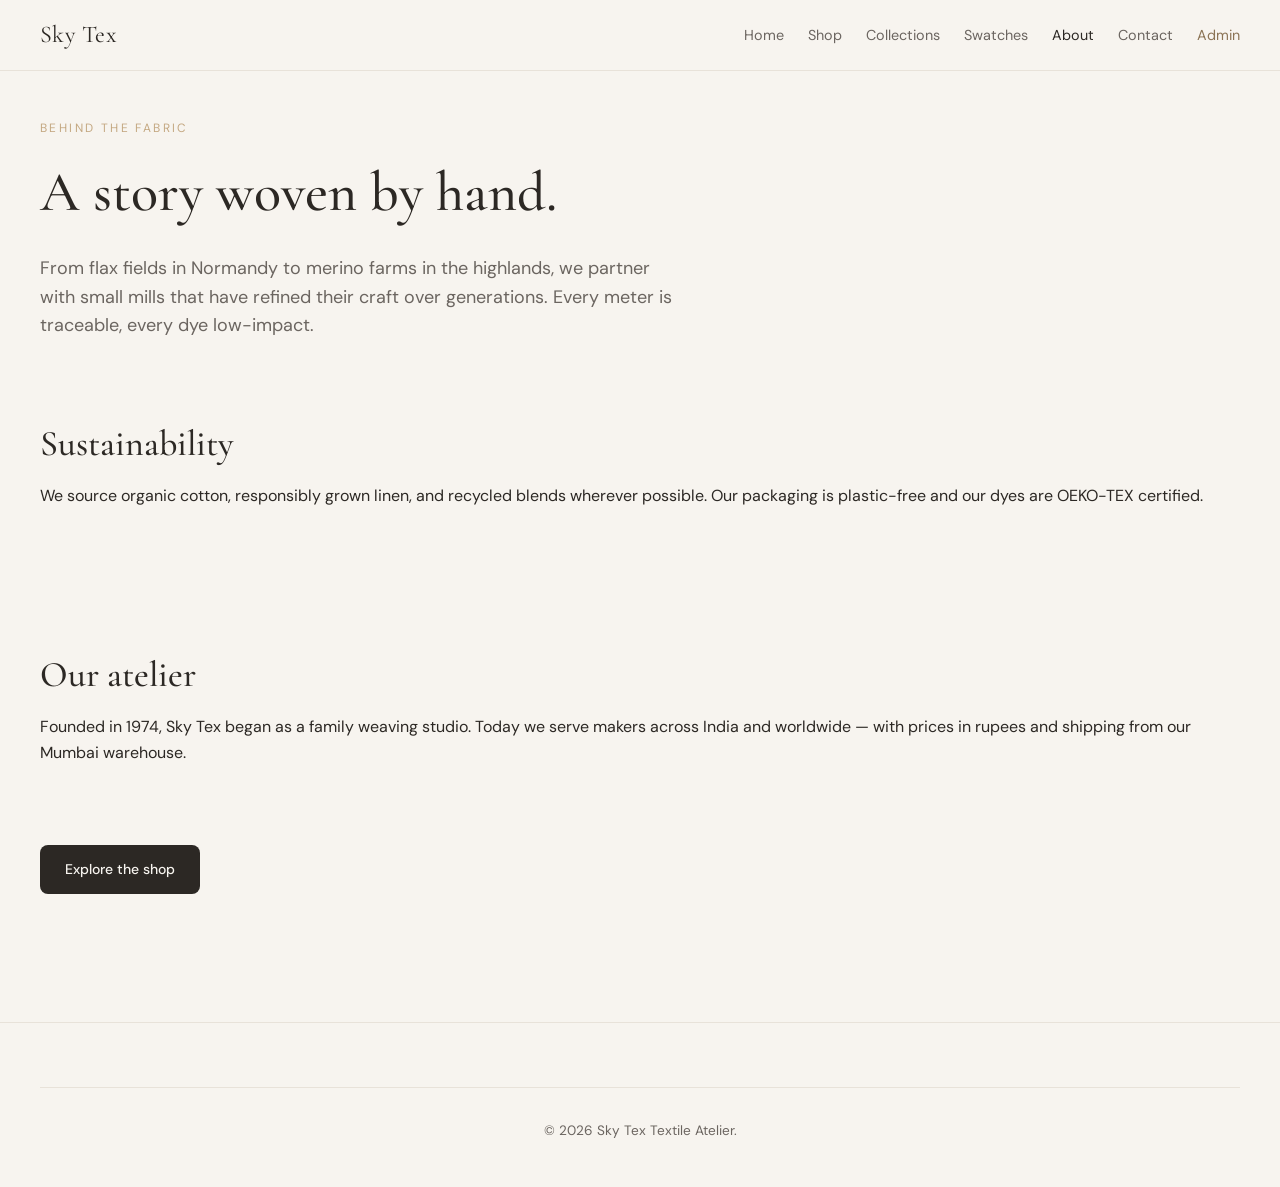
<file: frontend/about.html>
<!DOCTYPE html>
<html lang="en">
<head>
  <meta charset="UTF-8" />
  <meta name="viewport" content="width=device-width, initial-scale=1.0" />
  <title>About — Sky Tex</title>
  <link href="https://fonts.googleapis.com/css2?family=Cormorant+Garamond:wght@400;500&family=DM+Sans:wght@400;500&display=swap" rel="stylesheet" />
  <link rel="stylesheet" href="css/styles.css" />
</head>
<body>
  <header class="site-header">
    <div class="container site-header__inner">
      <a href="index.html" class="logo">Sky Tex</a>
      <nav class="nav">
        <a href="index.html">Home</a>
        <a href="shop.html">Shop</a>
        <a href="collections.html">Collections</a>
        <a href="swatches.html">Swatches</a>
        <a href="about.html" class="is-active">About</a>
        <a href="contact.html">Contact</a>
        <a href="admin.html" class="nav-admin">Admin</a>
      </nav>
    </div>
  </header>

  <main class="container content-page">
    <p class="hero__eyebrow">Behind the fabric</p>
    <h1>A story woven by hand.</h1>
    <p class="lead">From flax fields in Normandy to merino farms in the highlands, we partner with small mills that have refined their craft over generations. Every meter is traceable, every dye low-impact.</p>

    <section class="section">
      <h2>Sustainability</h2>
      <p>We source organic cotton, responsibly grown linen, and recycled blends wherever possible. Our packaging is plastic-free and our dyes are OEKO-TEX certified.</p>
    </section>

    <section class="section">
      <h2>Our atelier</h2>
      <p>Founded in 1974, Sky Tex began as a family weaving studio. Today we serve makers across India and worldwide — with prices in rupees and shipping from our Mumbai warehouse.</p>
    </section>

    <a href="shop.html" class="btn btn--primary">Explore the shop</a>
  </main>

  <footer class="site-footer">
    <div class="container"><p class="footer-bottom">© 2026 Sky Tex Textile Atelier.</p></div>
  </footer>
</body>
</html>
</file>
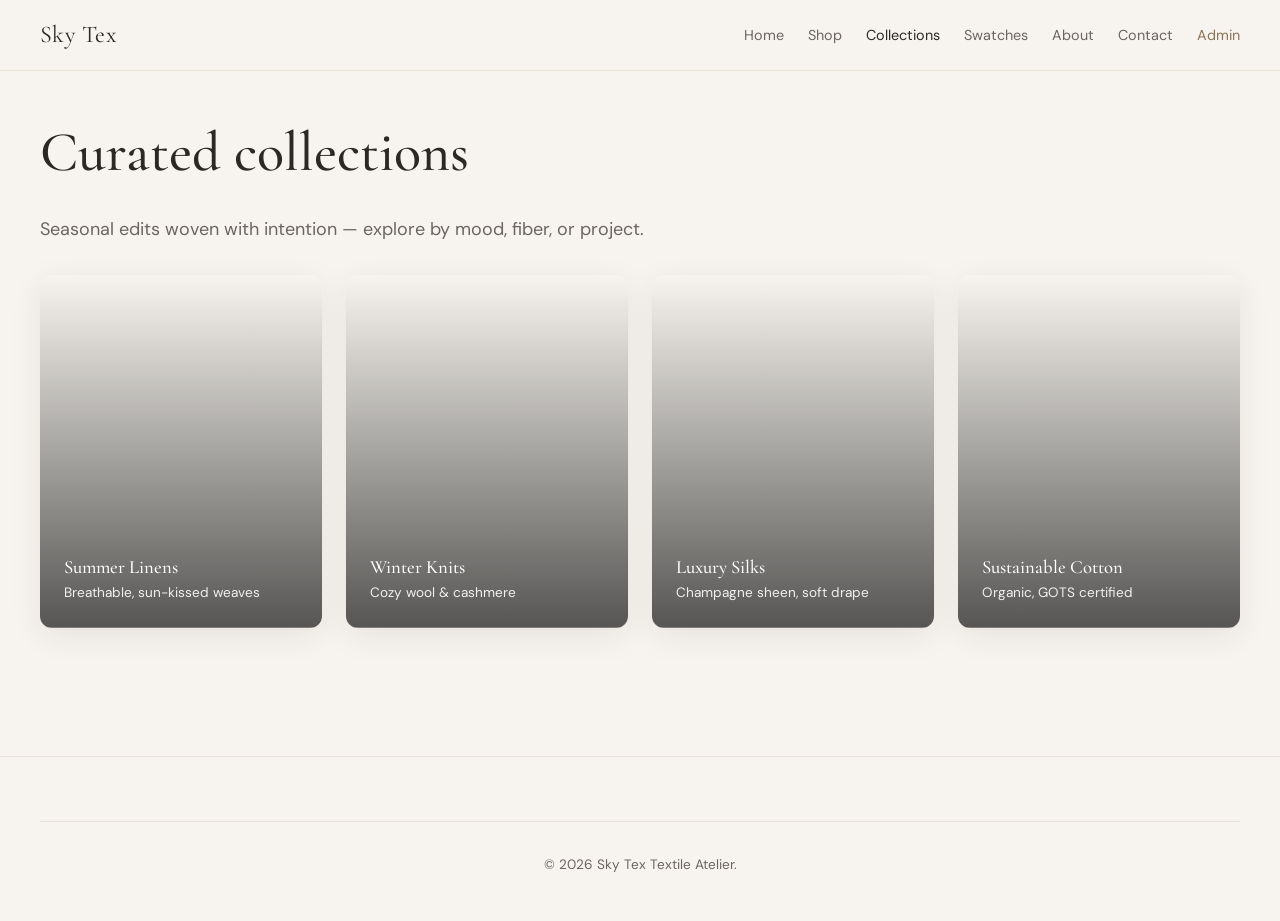
<file: frontend/collections.html>
<!DOCTYPE html>
<html lang="en">
<head>
  <meta charset="UTF-8" />
  <meta name="viewport" content="width=device-width, initial-scale=1.0" />
  <title>Collections — Sky Tex</title>
  <link href="https://fonts.googleapis.com/css2?family=Cormorant+Garamond:wght@400;500&family=DM+Sans:wght@400;500&display=swap" rel="stylesheet" />
  <link rel="stylesheet" href="css/styles.css" />
</head>
<body>
  <header class="site-header">
    <div class="container site-header__inner">
      <a href="index.html" class="logo">Sky Tex</a>
      <nav class="nav">
        <a href="index.html">Home</a>
        <a href="shop.html">Shop</a>
        <a href="collections.html" class="is-active">Collections</a>
        <a href="swatches.html">Swatches</a>
        <a href="about.html">About</a>
        <a href="contact.html">Contact</a>
        <a href="admin.html" class="nav-admin">Admin</a>
      </nav>
    </div>
  </header>

  <main class="container content-page">
    <h1>Curated collections</h1>
    <p class="lead">Seasonal edits woven with intention — explore by mood, fiber, or project.</p>
    <div class="collection-cards">
      <a href="shop.html?material=Linen" class="collection-card" style="background-image:linear-gradient(to top,rgba(0,0,0,.65),transparent),url(https://ivory-weave-emporium.lovable.app/assets/coll-summer-DHcWFAnR.jpg)">
        <div><h3>Summer Linens</h3><p>Breathable, sun-kissed weaves</p></div>
      </a>
      <a href="shop.html?material=Wool" class="collection-card" style="background-image:linear-gradient(to top,rgba(0,0,0,.65),transparent),url(https://ivory-weave-emporium.lovable.app/assets/coll-winter-CS2j2F5r.jpg)">
        <div><h3>Winter Knits</h3><p>Cozy wool &amp; cashmere</p></div>
      </a>
      <a href="shop.html?material=Silk" class="collection-card" style="background-image:linear-gradient(to top,rgba(0,0,0,.65),transparent),url(https://ivory-weave-emporium.lovable.app/assets/coll-silk-BgEM3K8B.jpg)">
        <div><h3>Luxury Silks</h3><p>Champagne sheen, soft drape</p></div>
      </a>
      <a href="shop.html?material=Cotton" class="collection-card" style="background-image:linear-gradient(to top,rgba(0,0,0,.65),transparent),url(https://ivory-weave-emporium.lovable.app/assets/coll-cotton-BAh_OUdh.jpg)">
        <div><h3>Sustainable Cotton</h3><p>Organic, GOTS certified</p></div>
      </a>
    </div>
  </main>

  <footer class="site-footer">
    <div class="container"><p class="footer-bottom">© 2026 Sky Tex Textile Atelier.</p></div>
  </footer>
</body>
</html>
</file>
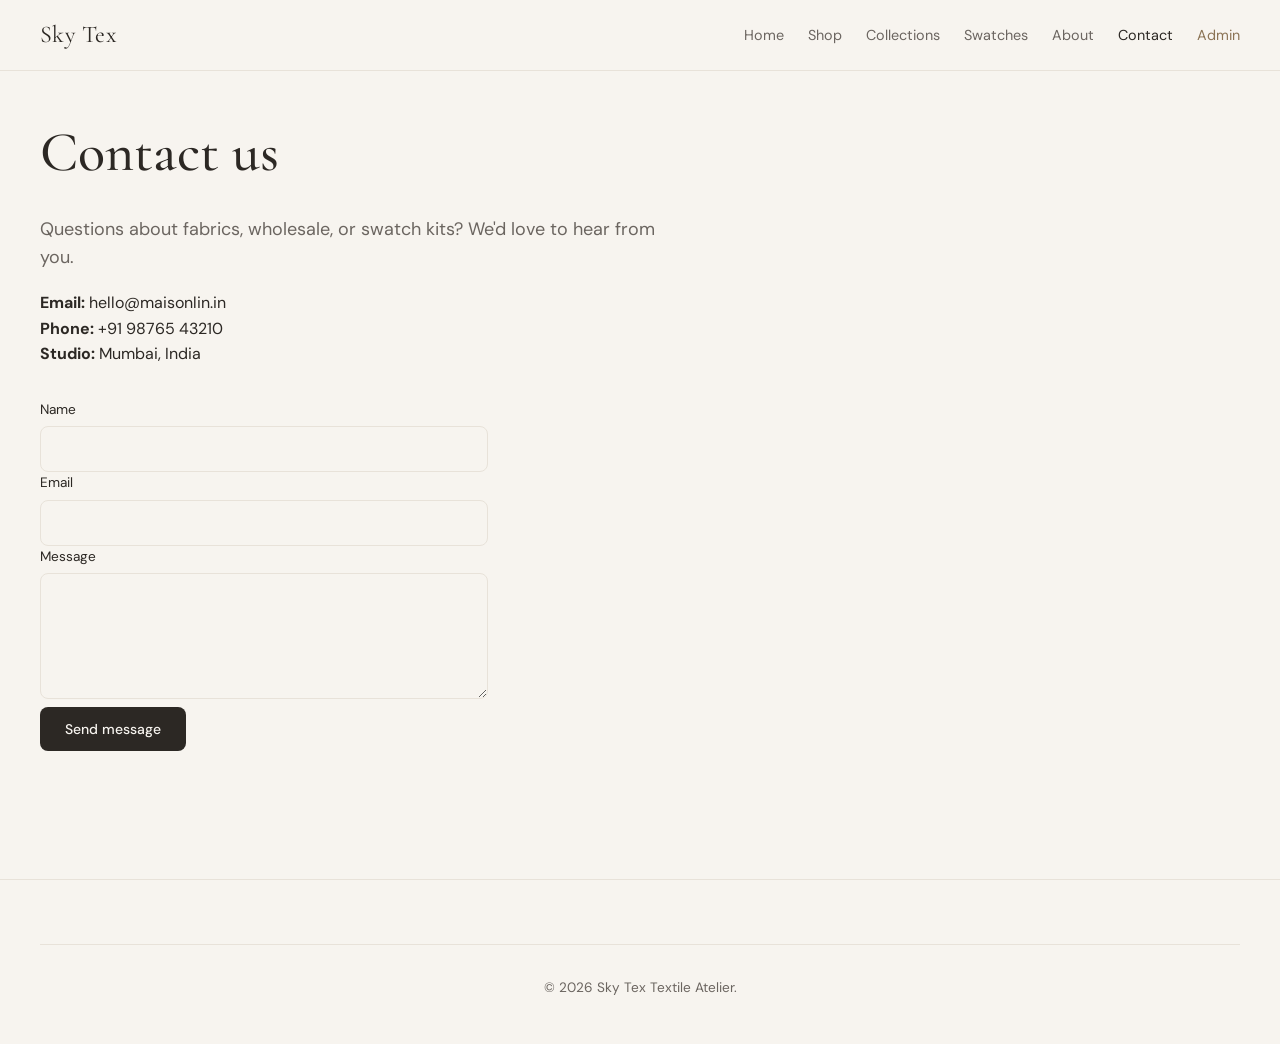
<file: frontend/contact.html>
<!DOCTYPE html>
<html lang="en">
<head>
  <meta charset="UTF-8" />
  <meta name="viewport" content="width=device-width, initial-scale=1.0" />
  <title>Contact — Sky Tex</title>
  <link href="https://fonts.googleapis.com/css2?family=Cormorant+Garamond:wght@400;500&family=DM+Sans:wght@400;500&display=swap" rel="stylesheet" />
  <link rel="stylesheet" href="css/styles.css" />
</head>
<body>
  <header class="site-header">
    <div class="container site-header__inner">
      <a href="index.html" class="logo">Sky Tex</a>
      <nav class="nav">
        <a href="index.html">Home</a>
        <a href="shop.html">Shop</a>
        <a href="collections.html">Collections</a>
        <a href="swatches.html">Swatches</a>
        <a href="about.html">About</a>
        <a href="contact.html" class="is-active">Contact</a>
        <a href="admin.html" class="nav-admin">Admin</a>
      </nav>
    </div>
  </header>

  <main class="container content-page">
    <h1>Contact us</h1>
    <p class="lead">Questions about fabrics, wholesale, or swatch kits? We'd love to hear from you.</p>
    <p><strong>Email:</strong> hello@maisonlin.in<br />
    <strong>Phone:</strong> +91 98765 43210<br />
    <strong>Studio:</strong> Mumbai, India</p>

    <form class="contact-form" onsubmit="event.preventDefault();alert('Thank you! We will reply within 24 hours.');">
      <label for="name">Name</label>
      <input id="name" name="name" required />

      <label for="email">Email</label>
      <input id="email" name="email" type="email" required />

      <label for="message">Message</label>
      <textarea id="message" name="message" rows="5" required></textarea>

      <button type="submit" class="btn btn--primary">Send message</button>
    </form>
  </main>

  <footer class="site-footer">
    <div class="container"><p class="footer-bottom">© 2026 Sky Tex Textile Atelier.</p></div>
  </footer>
</body>
</html>
</file>
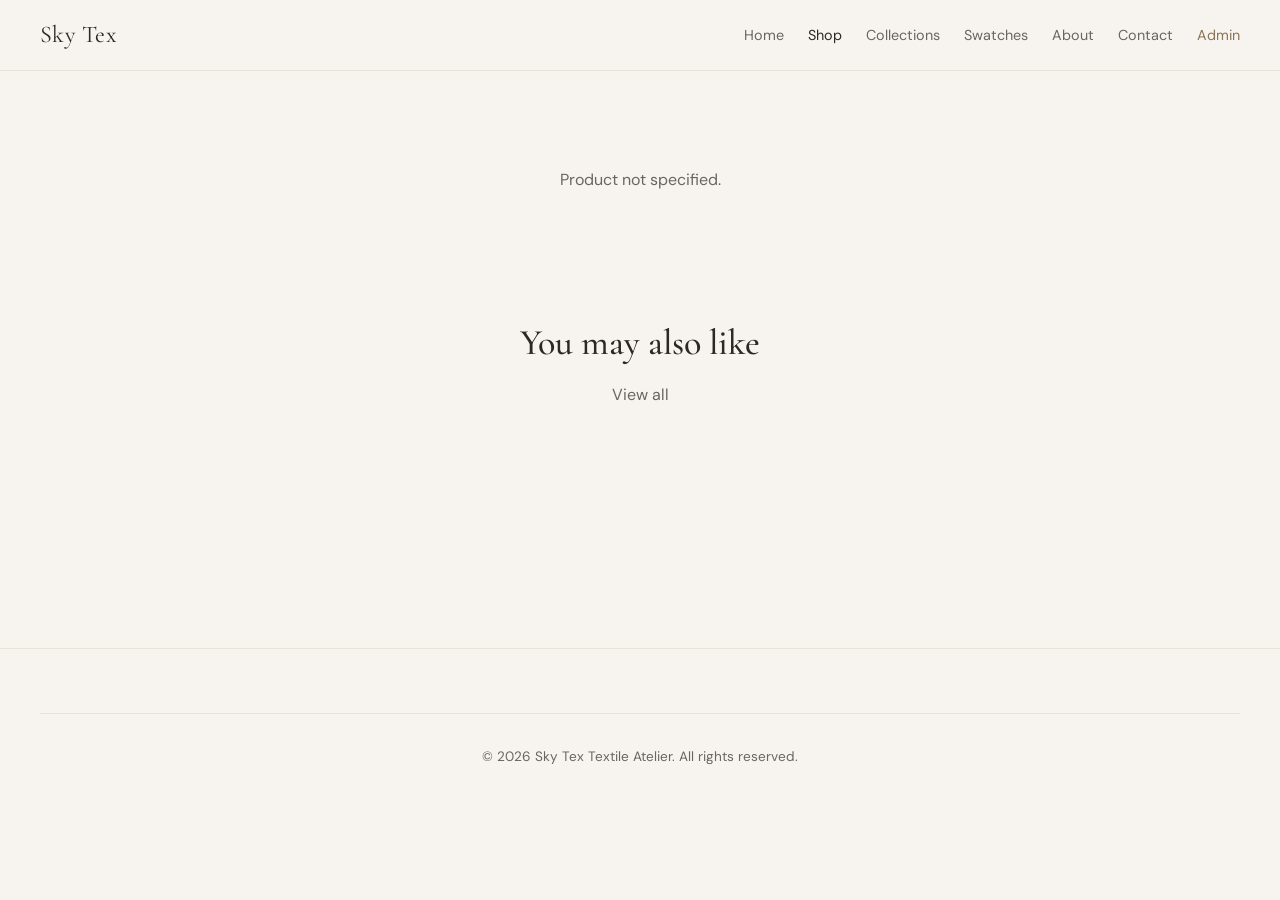
<file: frontend/product.html>
<!DOCTYPE html>
<html lang="en">
<head>
  <meta charset="UTF-8" />
  <meta name="viewport" content="width=device-width, initial-scale=1.0" />
  <title>Product — Sky Tex</title>
  <link href="https://fonts.googleapis.com/css2?family=Cormorant+Garamond:wght@400;500&family=DM+Sans:wght@400;500&display=swap" rel="stylesheet" />
  <link rel="stylesheet" href="css/styles.css" />
</head>
<body>
  <header class="site-header">
    <div class="container site-header__inner">
      <a href="index.html" class="logo">Sky Tex</a>
      <nav class="nav">
        <a href="index.html">Home</a>
        <a href="shop.html" class="is-active">Shop</a>
        <a href="collections.html">Collections</a>
        <a href="swatches.html">Swatches</a>
        <a href="about.html">About</a>
        <a href="contact.html">Contact</a>
        <a href="admin.html" class="nav-admin">Admin</a>
      </nav>
    </div>
  </header>

  <main class="container content-page">
    <div id="product-main">Loading product…</div>

    <section class="section">
      <div class="section__header">
        <h2>You may also like</h2>
        <p><a href="shop.html">View all</a></p>
      </div>
      <div id="related-grid" class="product-grid"></div>
    </section>
  </main>

  <footer class="site-footer">
    <div class="container">
      <p class="footer-bottom">© 2026 Sky Tex Textile Atelier. All rights reserved.</p>
    </div>
  </footer>

  <script src="js/api.js"></script>
  <script src="js/product.js"></script>
</body>
</html>
</file>
<file: frontend/css/styles.css>
/* Sky Tex — Fabric Atelier */

:root {
  --bg: #f7f4ef;
  --bg-card: #fffdf9;
  --text: #2c2824;
  --text-muted: #6b6560;
  --accent: #8b7355;
  --accent-dark: #5c4a38;
  --accent-light: #c4a882;
  --border: #e8e2d9;
  --serif: "Cormorant Garamond", "Georgia", serif;
  --sans: "DM Sans", system-ui, sans-serif;
  --radius: 8px;
  --radius-lg: 12px;
  --shadow: 0 8px 32px rgba(44, 40, 36, 0.08);
  --shadow-lg: 0 16px 48px rgba(44, 40, 36, 0.12);
  --max: 1200px;
  --hero-img: url("https://ivory-weave-emporium.lovable.app/assets/cat-linen-f832LvE8.jpg");
}

*,
*::before,
*::after {
  box-sizing: border-box;
}

html {
  scroll-behavior: smooth;
}

body {
  margin: 0;
  font-family: var(--sans);
  font-size: 16px;
  line-height: 1.6;
  color: var(--text);
  background: var(--bg);
}

img {
  max-width: 100%;
  height: auto;
  display: block;
}

a {
  color: inherit;
  text-decoration: none;
}

h1, h2, h3 {
  font-family: var(--serif);
  font-weight: 500;
  line-height: 1.2;
  margin: 0 0 0.5em;
}

h1 { font-size: clamp(2.25rem, 5vw, 3.5rem); }
h2 { font-size: clamp(1.75rem, 3vw, 2.25rem); }

p { margin: 0 0 1em; }

.container {
  width: min(100% - 2rem, var(--max));
  margin-inline: auto;
}

/* Header */
.site-header {
  position: sticky;
  top: 0;
  z-index: 100;
  background: rgba(247, 244, 239, 0.95);
  backdrop-filter: blur(12px);
  border-bottom: 1px solid var(--border);
  transition: background 0.3s;
}

.site-header--transparent {
  position: fixed;
  left: 0;
  right: 0;
  background: linear-gradient(to bottom, rgba(30, 26, 22, 0.5), transparent);
  backdrop-filter: none;
  border-bottom: none;
}

.page-home .site-header--transparent .logo,
.page-home .site-header--transparent .nav a {
  color: rgba(255, 255, 255, 0.9);
}

.page-home .site-header--transparent .nav a:hover,
.page-home .site-header--transparent .nav a.is-active {
  color: #fff;
}

.page-home .site-header--transparent .nav-admin {
  color: var(--accent-light) !important;
}

.site-header__inner {
  display: flex;
  align-items: center;
  justify-content: space-between;
  padding: 1rem 0;
  gap: 1rem;
}

.logo {
  font-family: var(--serif);
  font-size: 1.5rem;
  letter-spacing: 0.02em;
}

.nav {
  display: flex;
  gap: 1.5rem;
  flex-wrap: wrap;
}

.nav a {
  font-size: 0.9rem;
  color: var(--text-muted);
  transition: color 0.2s;
}

.nav a:hover,
.nav a.is-active {
  color: var(--text);
}

.nav-admin {
  color: var(--accent) !important;
}

/* Buttons */
.btn {
  display: inline-flex;
  align-items: center;
  justify-content: center;
  padding: 0.75rem 1.5rem;
  font-family: var(--sans);
  font-size: 0.875rem;
  font-weight: 500;
  border: 1px solid transparent;
  border-radius: var(--radius);
  cursor: pointer;
  transition: all 0.2s;
}

.btn--primary {
  background: var(--text);
  color: var(--bg);
}

.btn--primary:hover {
  background: var(--accent-dark);
}

.btn--ghost {
  background: transparent;
  border-color: var(--border);
  color: var(--text);
}

.btn--ghost:hover {
  border-color: var(--text);
}

.btn--danger {
  background: #8b3a3a;
  color: #fff;
  border: none;
}

.btn--sm {
  padding: 0.4rem 0.75rem;
  font-size: 0.8rem;
}

.btn--block {
  width: 100%;
}

.btn--light {
  background: #fff;
  color: var(--text);
}

.btn--light:hover {
  background: var(--bg);
  transform: translateY(-1px);
}

.btn--outline-light {
  background: transparent;
  border: 1px solid rgba(255, 255, 255, 0.7);
  color: #fff;
}

.btn--outline-light:hover {
  background: rgba(255, 255, 255, 0.12);
  border-color: #fff;
}

.btn {
  transition: all 0.25s ease;
}

/* Hero banner (home) */
.hero-banner {
  position: relative;
  min-height: 88vh;
  display: flex;
  align-items: center;
  justify-content: center;
  overflow: hidden;
}

.hero-banner__bg {
  position: absolute;
  inset: 0;
  background-image: var(--hero-img);
  background-size: cover;
  background-position: center 30%;
  background-repeat: no-repeat;
  transform: scale(1.02);
}

.hero-banner__bg::after {
  content: "";
  position: absolute;
  inset: 0;
  background: linear-gradient(
    180deg,
    rgba(30, 26, 22, 0.35) 0%,
    rgba(30, 26, 22, 0.55) 50%,
    rgba(30, 26, 22, 0.75) 100%
  );
}

.hero-banner__content {
  position: relative;
  z-index: 2;
  text-align: center;
  color: #fff;
  padding: 7rem 1rem 5rem;
  max-width: 52rem;
}

.hero-banner h1 {
  color: #fff;
  text-shadow: 0 2px 24px rgba(0, 0, 0, 0.2);
  margin-bottom: 1rem;
}

.hero__subtitle {
  font-size: 1.125rem;
  color: rgba(255, 255, 255, 0.88);
  max-width: 36rem;
  margin: 0 auto 0.5rem;
  line-height: 1.7;
}

.hero__eyebrow {
  font-size: 0.75rem;
  letter-spacing: 0.2em;
  text-transform: uppercase;
  color: var(--accent-light);
  margin-bottom: 1.25rem;
}

.hero__actions {
  display: flex;
  gap: 1rem;
  justify-content: center;
  flex-wrap: wrap;
  margin-top: 2.25rem;
}

.hero__badges {
  display: flex;
  gap: 2rem;
  justify-content: center;
  flex-wrap: wrap;
  margin-top: 3rem;
  font-size: 0.8rem;
  color: rgba(255, 255, 255, 0.75);
  letter-spacing: 0.03em;
}

.hero__badges span::before {
  content: "✦ ";
  opacity: 0.6;
}

/* Legacy hero (other pages) */
.hero {
  padding: 4rem 0 5rem;
  text-align: center;
}

/* Sections */
.section {
  padding: 4rem 0;
}

.section--alt {
  background: var(--bg-card);
}

.section__header {
  text-align: center;
  max-width: 36rem;
  margin: 0 auto 3rem;
}

.section__header p {
  color: var(--text-muted);
}

/* Material tiles */
.material-grid {
  display: grid;
  grid-template-columns: repeat(auto-fill, minmax(160px, 1fr));
  gap: 1rem;
}

.material-tile {
  aspect-ratio: 4/5;
  background-color: var(--border);
  background-size: cover;
  background-position: center;
  border-radius: var(--radius-lg);
  display: flex;
  flex-direction: column;
  align-items: center;
  justify-content: flex-end;
  padding: 1.5rem;
  position: relative;
  overflow: hidden;
  transition: transform 0.3s ease, box-shadow 0.3s ease;
  box-shadow: var(--shadow);
  color: #fff;
}

.material-tile::before {
  content: "";
  position: absolute;
  inset: 0;
  background: linear-gradient(to top, rgba(20, 18, 16, 0.85) 0%, rgba(20, 18, 16, 0.2) 60%);
  transition: opacity 0.3s;
}

.material-tile:hover {
  transform: translateY(-6px);
  box-shadow: var(--shadow-lg);
}

.material-tile:hover::before {
  background: linear-gradient(to top, rgba(20, 18, 16, 0.9) 0%, rgba(20, 18, 16, 0.35) 70%);
}

.material-tile span,
.material-tile small {
  position: relative;
  z-index: 1;
}

.material-tile span {
  font-family: var(--serif);
  font-size: 1.35rem;
}

.material-tile small {
  font-size: 0.75rem;
  color: var(--accent-light);
  margin-top: 0.25rem;
}

.material-tile--cotton {
  background-image: url("https://ivory-weave-emporium.lovable.app/assets/cat-cotton-mljruhGk.jpg");
}

.material-tile--linen {
  background-image: url("https://ivory-weave-emporium.lovable.app/assets/cat-linen-f832LvE8.jpg");
}

.material-tile--silk {
  background-image: url("https://ivory-weave-emporium.lovable.app/assets/cat-silk-BJp8dj0T.jpg");
}

.material-tile--wool {
  background-image: url("https://ivory-weave-emporium.lovable.app/assets/cat-wool-DdISQokk.jpg");
}

.material-tile--synthetic {
  background-image: url("https://ivory-weave-emporium.lovable.app/assets/cat-synthetic-DbaEibcz.jpg");
}

/* Product grid */
.product-grid {
  display: grid;
  grid-template-columns: repeat(auto-fill, minmax(240px, 1fr));
  gap: 1.5rem;
}

.product-card {
  background: var(--bg-card);
  border-radius: var(--radius-lg);
  overflow: hidden;
  box-shadow: var(--shadow);
  transition: transform 0.3s ease, box-shadow 0.3s ease;
  border: 1px solid rgba(232, 226, 217, 0.6);
}

.product-card:hover {
  transform: translateY(-2px);
}

.product-card__image-wrap {
  display: block;
  position: relative;
  aspect-ratio: 3/4;
  overflow: hidden;
}

.product-card__image-wrap img {
  width: 100%;
  height: 100%;
  object-fit: cover;
}

.product-card__overlay {
  position: absolute;
  inset: 0;
  background: rgba(44, 40, 36, 0.35);
  display: flex;
  align-items: center;
  justify-content: center;
  opacity: 0;
  transition: opacity 0.2s;
}

.product-card:hover .product-card__overlay {
  opacity: 1;
}

.product-card__body {
  padding: 1rem 1.25rem 1.25rem;
}

.product-card__title {
  font-family: var(--serif);
  font-size: 1.1rem;
  display: block;
  margin-bottom: 0.25rem;
}

.product-card__meta {
  font-size: 0.8rem;
  color: var(--text-muted);
  margin: 0;
}

.product-card__price {
  font-weight: 500;
  margin: 0.25rem 0 0;
}

/* Shop page */
.shop-header {
  padding: 5rem 0 2.5rem;
  text-align: center;
  background: linear-gradient(180deg, #ebe6de 0%, var(--bg) 100%);
  margin: 0 calc(-1 * min(1rem, 50vw - 600px));
  padding-left: 1rem;
  padding-right: 1rem;
}

.shop-header h1 {
  font-size: clamp(2rem, 4vw, 2.75rem);
}

.shop-header p {
  color: var(--text-muted);
}

.filters {
  display: flex;
  flex-wrap: wrap;
  gap: 2rem;
  justify-content: center;
  padding: 1.5rem 0 2rem;
  border-bottom: 1px solid var(--border);
  margin-bottom: 2rem;
}

.filter-group h4 {
  font-size: 0.75rem;
  text-transform: uppercase;
  letter-spacing: 0.1em;
  color: var(--text-muted);
  margin: 0 0 0.5rem;
  font-family: var(--sans);
  font-weight: 500;
}

.filter-pills {
  display: flex;
  flex-wrap: wrap;
  gap: 0.5rem;
}

.filter-pills button {
  padding: 0.35rem 0.75rem;
  font-size: 0.8rem;
  background: transparent;
  border: 1px solid var(--border);
  border-radius: 999px;
  cursor: pointer;
  font-family: var(--sans);
  transition: all 0.2s;
}

.filter-pills button:hover,
.filter-pills button.is-active {
  background: var(--text);
  color: var(--bg);
  border-color: var(--text);
}

.search-bar {
  max-width: 320px;
  margin: 0 auto 2rem;
}

.search-bar input {
  width: 100%;
  padding: 0.75rem 1rem;
  border: 1px solid var(--border);
  border-radius: var(--radius);
  font-family: var(--sans);
  background: var(--bg-card);
}

/* Product detail */
.breadcrumb {
  font-size: 0.85rem;
  color: var(--text-muted);
  margin-bottom: 2rem;
}

.breadcrumb a:hover {
  color: var(--text);
}

.product-detail {
  display: grid;
  grid-template-columns: 1fr 1fr;
  gap: 3rem;
  align-items: start;
}

@media (max-width: 768px) {
  .product-detail {
    grid-template-columns: 1fr;
  }
}

.product-detail__image {
  border-radius: var(--radius);
  overflow: hidden;
  background: var(--border);
}

.product-detail__image img {
  width: 100%;
  aspect-ratio: 3/4;
  object-fit: cover;
}

.tag {
  display: inline-block;
  font-size: 0.75rem;
  text-transform: uppercase;
  letter-spacing: 0.08em;
  color: var(--accent);
  margin-bottom: 0.5rem;
}

.product-detail__reviews {
  color: var(--text-muted);
  font-size: 0.9rem;
}

.product-detail__price {
  font-size: 1.5rem;
  font-weight: 500;
  margin: 1rem 0;
}

.product-detail__desc {
  color: var(--text-muted);
  margin-bottom: 1.5rem;
}

.spec-list {
  display: grid;
  grid-template-columns: repeat(2, 1fr);
  gap: 0.75rem 1.5rem;
  margin: 0 0 2rem;
  font-size: 0.9rem;
}

.spec-list dt {
  color: var(--text-muted);
  font-weight: 400;
}

.spec-list dd {
  margin: 0;
  font-weight: 500;
}

.trust-badges {
  list-style: none;
  padding: 0;
  margin: 1.5rem 0 0;
  font-size: 0.85rem;
  color: var(--text-muted);
}

.trust-badges li {
  padding: 0.25rem 0;
}

/* Collections / content pages */
.content-page {
  padding: 3rem 0 4rem;
}

.content-page .lead {
  font-size: 1.125rem;
  color: var(--text-muted);
  max-width: 40rem;
}

.collection-cards {
  display: grid;
  grid-template-columns: repeat(auto-fill, minmax(260px, 1fr));
  gap: 1.5rem;
  margin-top: 2rem;
}

.collection-card {
  position: relative;
  border-radius: var(--radius-lg);
  overflow: hidden;
  aspect-ratio: 4/5;
  display: flex;
  align-items: flex-end;
  padding: 1.5rem;
  color: #fff;
  background-size: cover;
  background-position: center;
  box-shadow: var(--shadow);
  transition: transform 0.3s ease, box-shadow 0.3s ease;
}

.collection-card:hover {
  transform: translateY(-4px);
  box-shadow: var(--shadow-lg);
}

.collection-card h3 {
  color: #fff;
  margin: 0;
}

.collection-card p {
  font-size: 0.85rem;
  opacity: 0.9;
  margin: 0.25rem 0 0;
}

/* Swatch CTA */
.swatch-cta {
  display: grid;
  grid-template-columns: 1fr 1fr;
  gap: 3rem;
  align-items: center;
  background: var(--bg-card);
  padding: 3rem;
  border-radius: var(--radius-lg);
  box-shadow: var(--shadow);
  border: 1px solid var(--border);
}

.swatch-cta img,
.swatch-cta__img {
  border-radius: var(--radius);
  box-shadow: var(--shadow);
  width: 100%;
  aspect-ratio: 4/3;
  object-fit: cover;
}

@media (max-width: 768px) {
  .swatch-cta {
    grid-template-columns: 1fr;
  }
}

.swatch-cta__price {
  font-family: var(--serif);
  font-size: 3rem;
  color: var(--accent);
}

.swatch-cta ul {
  padding-left: 1.25rem;
  color: var(--text-muted);
}

/* Contact form */
.contact-form {
  max-width: 28rem;
  margin-top: 2rem;
}

.contact-form label {
  display: block;
  font-size: 0.85rem;
  margin-bottom: 0.35rem;
}

.contact-form input,
.contact-form textarea,
.admin-form input,
.admin-form select,
.admin-form textarea,
.stacked-form input {
  width: 100%;
  padding: 0.75rem 1rem;
  margin-bottom: 0;
  border: 1px solid var(--border);
  border-radius: var(--radius);
  font-family: var(--sans);
  font-size: 0.95rem;
  background: var(--bg);
  transition: border-color 0.2s, box-shadow 0.2s;
}

.contact-form input:focus,
.contact-form textarea:focus,
.admin-form input:focus,
.admin-form select:focus,
.admin-form textarea:focus,
.stacked-form input:focus {
  outline: none;
  border-color: var(--accent);
  box-shadow: 0 0 0 3px rgba(139, 115, 85, 0.15);
}

/* Stacked forms (admin login, etc.) */
.stacked-form .form-field,
.admin-form .form-row > div {
  margin-bottom: 1.25rem;
}

.stacked-form label,
.admin-form label,
.admin-login label {
  display: block;
  font-size: 0.8rem;
  font-weight: 500;
  letter-spacing: 0.04em;
  text-transform: uppercase;
  color: var(--text-muted);
  margin-bottom: 0.45rem;
}

.admin-form .form-row {
  gap: 1rem 1.25rem;
  margin-bottom: 0.25rem;
}

/* Newsletter */
.newsletter {
  text-align: center;
  padding: 3rem;
  background: var(--text);
  color: var(--bg);
  border-radius: var(--radius);
}

.newsletter h3 {
  color: var(--bg);
  font-style: italic;
}

.newsletter form {
  display: flex;
  gap: 0.5rem;
  max-width: 400px;
  margin: 1.5rem auto 0;
  flex-wrap: wrap;
  justify-content: center;
}

.newsletter input {
  flex: 1;
  min-width: 200px;
  padding: 0.75rem 1rem;
  border: none;
  border-radius: var(--radius);
}

/* Footer */
.site-footer {
  padding: 4rem 0 2rem;
  border-top: 1px solid var(--border);
  margin-top: 4rem;
}

.footer-grid {
  display: grid;
  grid-template-columns: repeat(auto-fill, minmax(140px, 1fr));
  gap: 2rem;
  margin-bottom: 3rem;
}

.footer-grid h4 {
  font-size: 0.75rem;
  text-transform: uppercase;
  letter-spacing: 0.1em;
  color: var(--text-muted);
  margin: 0 0 1rem;
  font-family: var(--sans);
}

.footer-grid ul {
  list-style: none;
  padding: 0;
  margin: 0;
}

.footer-grid li {
  margin-bottom: 0.5rem;
}

.footer-grid a {
  font-size: 0.9rem;
  color: var(--text-muted);
}

.footer-grid a:hover {
  color: var(--text);
}

.footer-bottom {
  text-align: center;
  font-size: 0.85rem;
  color: var(--text-muted);
  padding-top: 2rem;
  border-top: 1px solid var(--border);
}

/* Admin */
.admin-page {
  min-height: 80vh;
  padding: 3rem 0;
}

.admin-login {
  max-width: 420px;
  margin: 4rem auto;
  padding: 2.75rem 2.5rem;
  background: var(--bg-card);
  border-radius: var(--radius-lg);
  box-shadow: var(--shadow-lg);
  border: 1px solid var(--border);
}

.admin-login h1 {
  text-align: center;
  font-size: 2.25rem;
  margin-bottom: 0.25rem;
}

.admin-login .stacked-form {
  margin-top: 1.5rem;
}

.admin-login .btn--block {
  margin-top: 0.5rem;
  padding: 0.9rem;
}

.admin-login__subtitle {
  text-align: center;
  color: var(--text-muted);
  margin: 0 0 0.5rem;
  font-size: 0.95rem;
}

.admin-page {
  background: linear-gradient(180deg, var(--bg) 0%, #efe9e0 100%);
  min-height: calc(100vh - 80px);
}

.error-msg {
  color: #8b3a3a;
  font-size: 0.9rem;
  margin-top: 0.5rem;
}

.admin-dashboard h1 {
  margin-bottom: 0.5rem;
}

.admin-form {
  background: var(--bg-card);
  padding: 2rem;
  border-radius: var(--radius);
  margin: 2rem 0;
  box-shadow: var(--shadow);
}

.admin-form .form-row {
  display: grid;
  grid-template-columns: repeat(auto-fill, minmax(200px, 1fr));
  gap: 0 1rem;
}

.admin-table-wrap {
  overflow-x: auto;
}

.admin-table {
  width: 100%;
  border-collapse: collapse;
  font-size: 0.9rem;
}

.admin-table th,
.admin-table td {
  padding: 0.75rem;
  text-align: left;
  border-bottom: 1px solid var(--border);
}

.admin-thumb {
  width: 48px;
  height: 48px;
  object-fit: cover;
  border-radius: var(--radius);
}

.admin-actions {
  display: flex;
  gap: 0.5rem;
}

.admin-header {
  display: flex;
  justify-content: space-between;
  align-items: center;
  flex-wrap: wrap;
  gap: 1rem;
}

.hidden {
  display: none !important;
}

.empty-state {
  text-align: center;
  color: var(--text-muted);
  padding: 3rem;
  grid-column: 1 / -1;
}

/* Testimonials */
.testimonials {
  display: grid;
  grid-template-columns: repeat(auto-fill, minmax(280px, 1fr));
  gap: 1.5rem;
}

.testimonial {
  background: var(--bg-card);
  padding: 1.75rem;
  border-radius: var(--radius-lg);
  border-left: 4px solid var(--accent);
  box-shadow: var(--shadow);
}

.testimonial blockquote {
  margin: 0 0 1rem;
  font-family: var(--serif);
  font-size: 1.1rem;
  font-style: italic;
}

.testimonial cite {
  font-size: 0.85rem;
  color: var(--text-muted);
  font-style: normal;
}

.features-bar {
  display: flex;
  flex-wrap: wrap;
  justify-content: center;
  gap: 2rem;
  padding: 2rem 0;
  font-size: 0.85rem;
  color: var(--text-muted);
  border-top: 1px solid var(--border);
  border-bottom: 1px solid var(--border);
}
</file>
